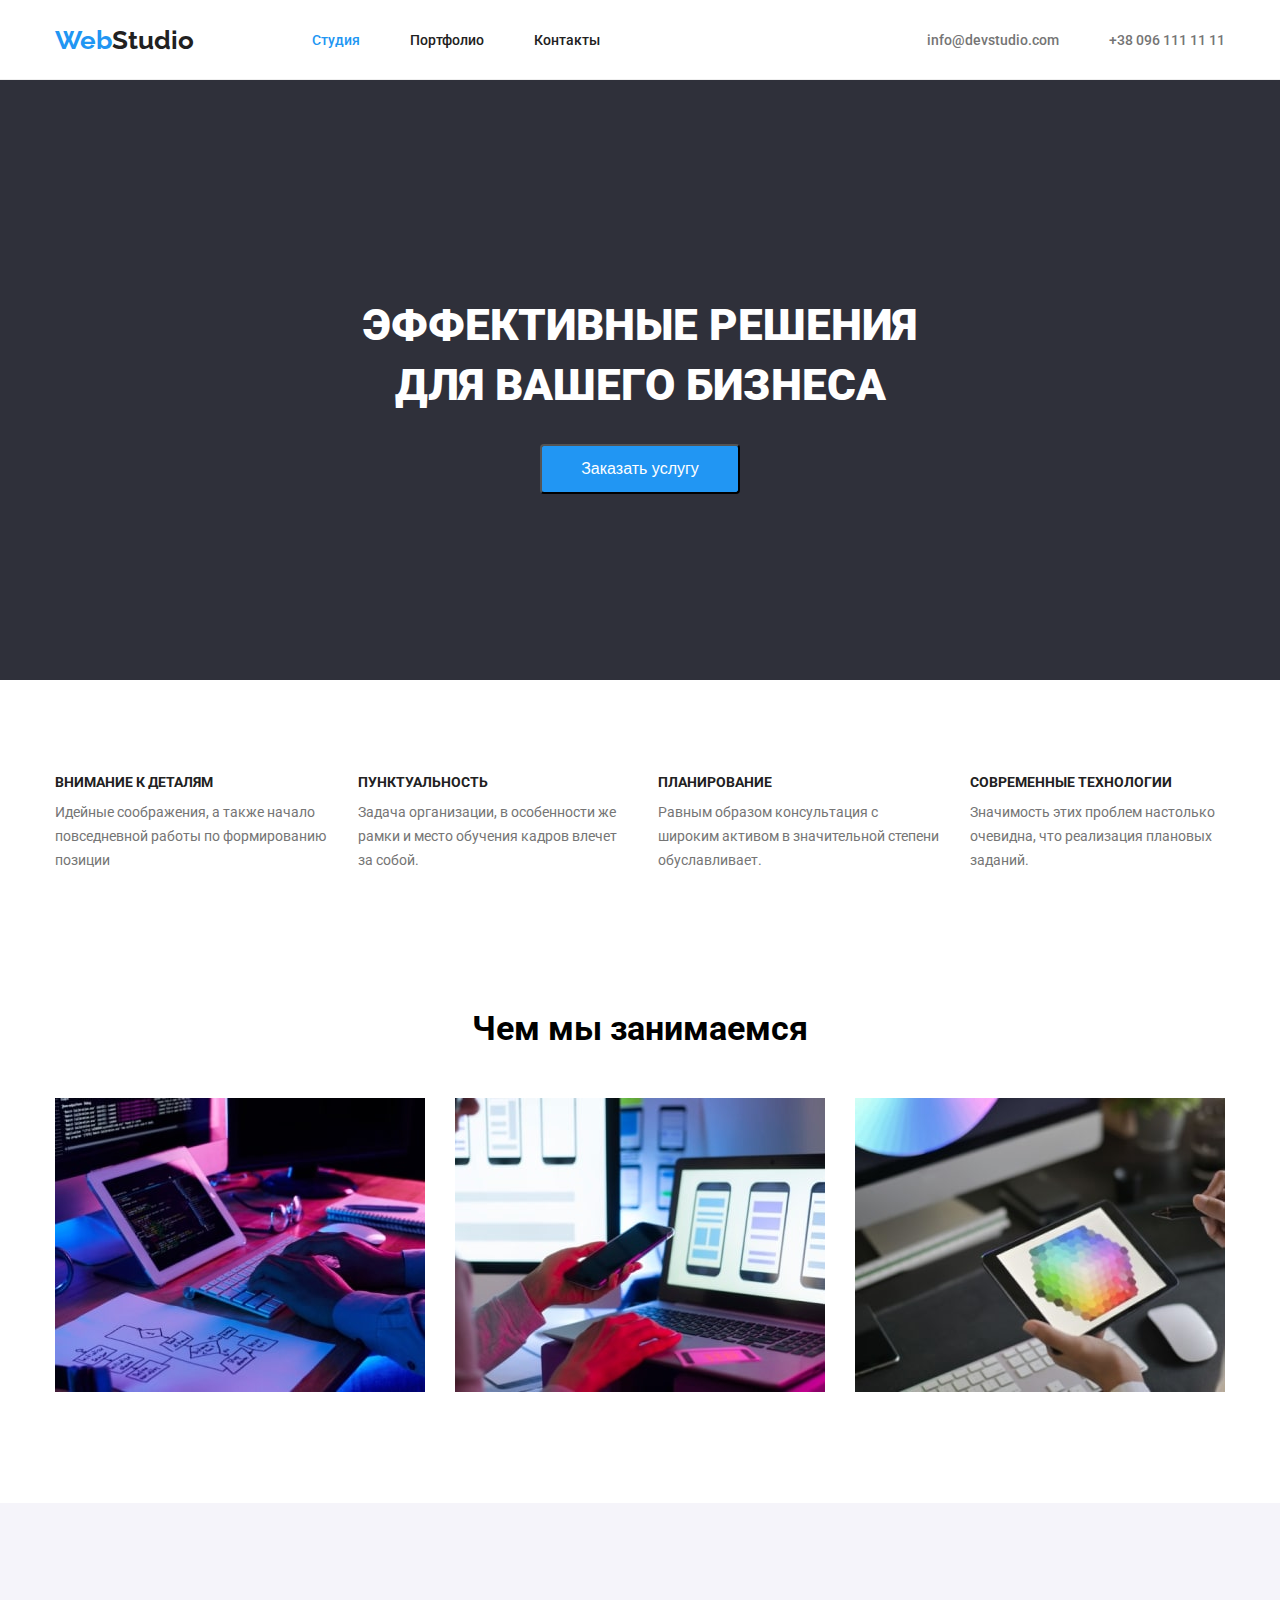
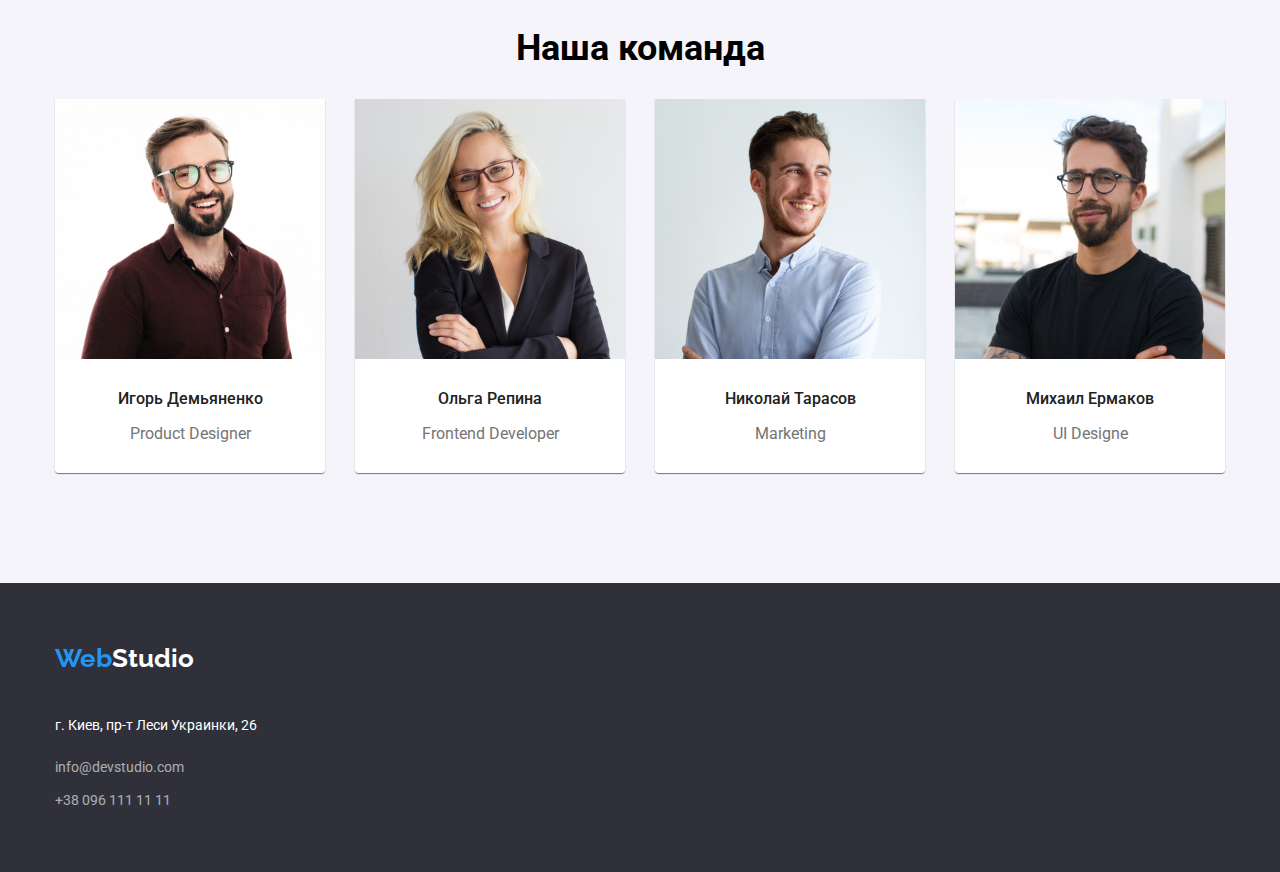
<file: index.html>
<!DOCTYPE html>
<html lang="ru">

<head>
    <title>goit-markup-hw-03</title>
    <meta charset="utf-8">
    <link rel="stylesheet" href="css/index.css">
    <meta name="viewport" content="width=device-width, initial-scale=1.0">
    <link rel="preconnect" href="https://fonts.googleapis.com">
    <link rel="preconnect" href="https://fonts.gstatic.com" crossorigin>
    <link href="https://fonts.googleapis.com/css2?family=Roboto:wght@400;500;700;900&display=swap" rel="stylesheet">
    <link rel="preconnect" href="https://fonts.googleapis.com">
    <link rel="preconnect" href="https://fonts.gstatic.com" crossorigin>
    <link href="https://fonts.googleapis.com/css2?family=Raleway:wght@700&display=swap" rel="stylesheet">
</head>

<body>
    <header>
        <div class="container">
            <div class="header-page">
                <div class="logo">
                    <a class="logo-link" href="/">Web<span class="logo-text">Studio</span></a>
                </div>
                <nav>
                    <ul class="list">
                        <li><a class="list-link action" href="/">Студия</a></li>
                        <li><a class="list-link" href="portfolio.html">Портфолио</a></li>
                        <li><a class="list-link" href="">Контакты</a></li>
                    </ul>
                </nav>
                <div class="header-link">
                    <a class="header-mail" href="mailto:info@devstudio.com">info@devstudio.com</a>
                    <a class="header-tel" href="tel:+380961111111">+38 096 111 11 11</a>
                </div>
            </div>
        </div>
    </header>
    <main>
            <section class="bussines-page">
                    <h1 class="bussines-title">Эффективные решения<br> для вашего бизнеса</h1>
                    <button class="bussines-buttom" type="button">Заказать услугу</button>
            </section>
            <div class="container">
                <section class="advantages-section">

                        <h2 class="advantages-hidden">Особенности</h2>
                        <ul class="advantages-ul">
                            <li class="advantages-list">
                                <h3 class="advantages-title">Внимание к деталям</h3>
                                <p class="advantages-text">Идейные соображения, а также начало повседневной работы по формированию
                                    позиции</p>
                            </li>
                            <li class="advantages-list">
                                <h3 class="advantages-title">Пунктуальность</h3>
                                <p class="advantages-text">Задача организации, в особенности же рамки и место обучения кадров влечет за собой.</p>
                            </li>
                            <li class="advantages-list">
                                <h3 class="advantages-title">Планирование</h3>
                                <p class="advantages-text">Равным образом консультация с широким активом в значительной степени
                                    обуславливает.</p>
                            </li>
                            <li class="advantages-list">
                                <h3 class="advantages-title">Современные технологии</h3>
                                <p class="advantages-text">Значимость этих проблем настолько очевидна, что реализация плановых
                                    заданий.
                                </p>
                            </li>
                        </ul>
                </section>
            
            <!-- Начало Наша работа-->
                <section class="ourwork">
                    <h2 class="ourwork-title">Чем мы занимаемся</h2>
                    <ul class="ourwork-list">
                        <li class="ourwork-item">
                            <img src="images/comp1.jpg" alt="Компьютер" width="370" />
                        </li>
                        <li class="ourwork-item">
                            <img src="images/comp2.jpg" alt="Смартфон" width="370">
                        </li>
                        <li class="ourwork-item">
                            <img src="images/comp3.jpg" alt="Планшет" width="370">
                        </li>
                    </ul>
                </section>
            </div>
            <!--Конец Наша работа-->
            <!--Начало Наша Команда-->
            <section class="team">
                <div class="back-layer">
                    <div class="container">
                        <h2 class="team-title">Наша команда</h2>
                        <ul class="team-list">
                            <li class="team-items">
                                <div class="image-box">
                                    <img src="images/img.jpg" alt="Мужчина в очках" width="270">
                                </div>
                                <div class="team-box">
                                <h3 class="items-title">Игорь Демьяненко</h3>
                                <p class="items-text">Product Designer</p>       
                                </div>
                            </li>
                            <li class="team-items">
                                <div class="image-box">
                                    <img src="images/img(1).jpg" alt="Женщина в очках" width="270">
                                </div>
                                <div class="team-box">
                                <h3 class="items-title">Ольга Репина</h3>
                                <p class="items-text">Frontend Developer</p>
                                </div>
                            </li>
                            <li class="team-items">
                                <div class="image-box">
                                    <img src="images/img(2).jpg" alt="Мужчина" width="270">
                                </div>
                                <div class="team-box">
                                <h3 class="items-title">Николай Тарасов</h3>
                                <p class="items-text">Marketing</p>
                                </div>
                            </li>
                            <li class="team-items">
                                <div class="image-box">
                                    <img src="images/img(3).jpg" alt="Мужчина в очках" width="270">     
                                </div>
                                <div class="team-box">
                                <h3 class="items-title">Михаил Ермаков</h3>
                                <p class="items-text">UI Designe</p>
                                </div>
                            </li>
                        </ul>
                    </div>
                </div>
            </section>
            <!--Конец Наша команда-->
    </main>
    <footer>
        <div class="container">
            <div class="position-footer">
                <div class="logo-footer">
                    <a class="logo-link" href="/">Web<span class="ft-color">Studio</span></a>
                </div>
                <address class="address-footer">
                    <p>г. Киев, пр-т Леси Украинки, 26 </p>
                    <div class="footer-link">
                        <a class="footer-mail" href="mailto:info@devstudio.com">info@devstudio.com</a>
                        <a class="footer-tel" href="tel:+380961111111">+38 096 111 11 11</a>
                    </div>
                </address>
            </div>
        </div>
    </footer>
</body>

</html>
</file>
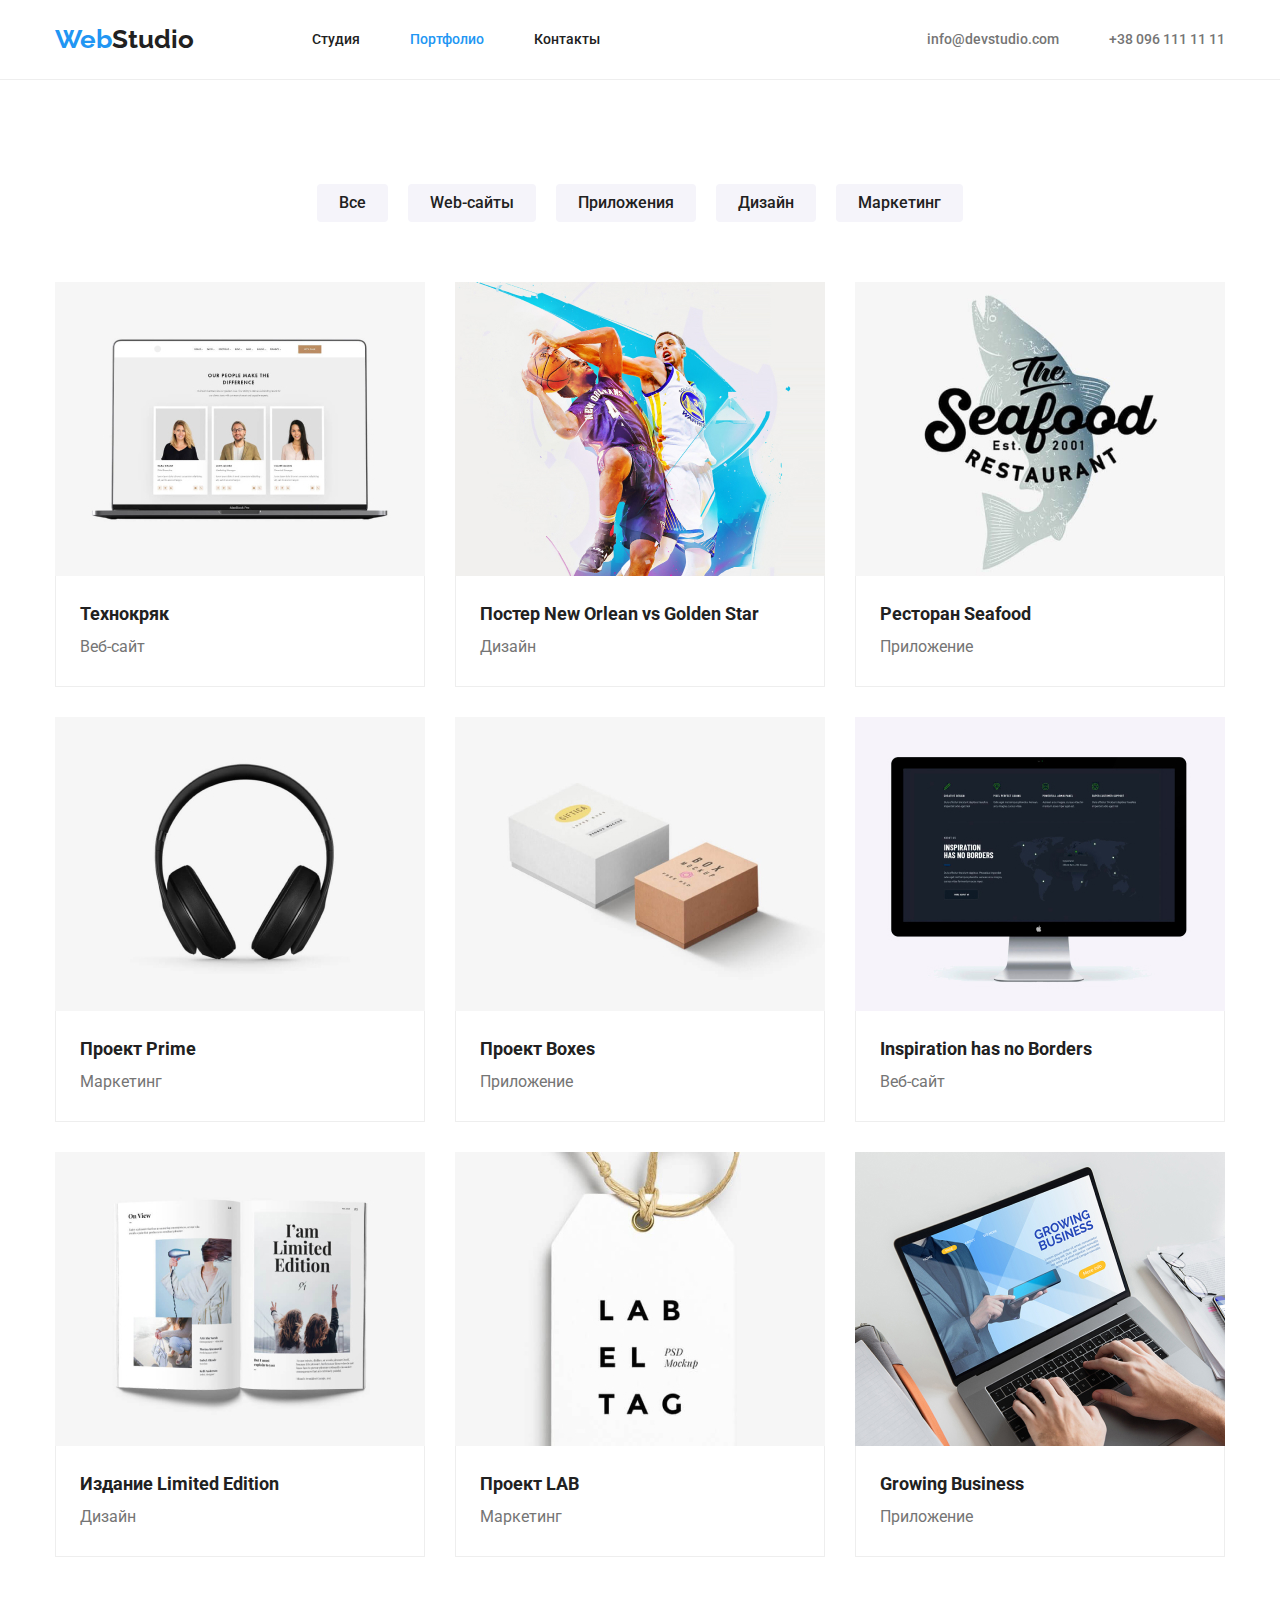
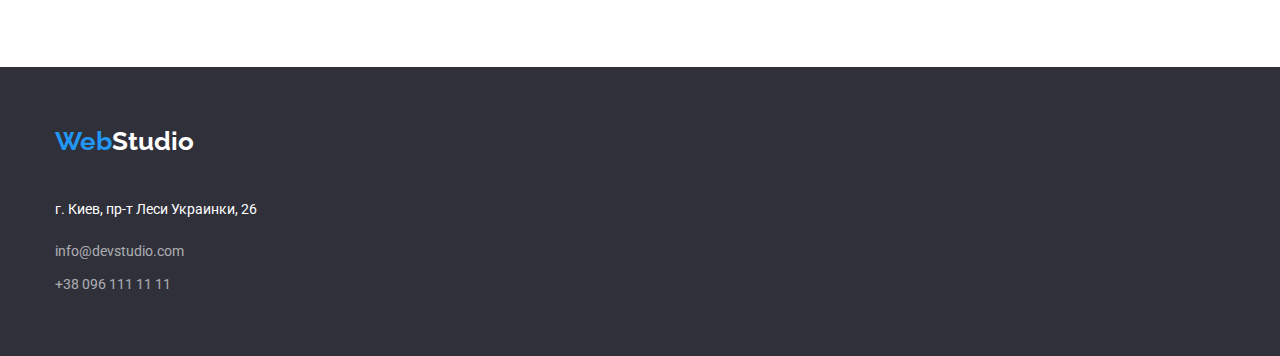
<file: portfolio.html>
<!DOCTYPE html>
<html lang="ru">

<head>
    <title>goit-markup-hw-03</title>
    <meta charset="utf-8">
    <link rel="stylesheet" href="css/normalize.css">
    <link rel="stylesheet" href="css/portfolio.css">
    <meta name="viewport" content="width=device-width, initial-scale=1.0">
    <link rel="preconnect" href="https://fonts.googleapis.com">
    <link rel="preconnect" href="https://fonts.gstatic.com" crossorigin>
    <link href="https://fonts.googleapis.com/css2?family=Roboto:wght@300;400;500;700&display=swap" rel="stylesheet">
    <link rel="preconnect" href="https://fonts.googleapis.com">
    <link rel="preconnect" href="https://fonts.gstatic.com" crossorigin>
    <link href="https://fonts.googleapis.com/css2?family=Raleway:wght@700&display=swap" rel="stylesheet">
</head>

<body>
        <header>
            <div class="container">
                <div class="header-page">
                    <div class="logo">
                        <a class="logo-link" href="/">Web<span class="logo-text">Studio</span></a>
                    </div>
                    <nav>
                        <ul class="list">
                            <li><a class="list-link" href="index.html">Студия</a></li>
                            <li><a class="list-link action" href="portfolio.html">Портфолио</a></li>
                            <li><a class="list-link" href="">Контакты</a></li>
                        </ul>
                    </nav>
                    <div class="header-link">
                        <a class="header-mail" href="mailto:info@devstudio.com">info@devstudio.com</a>
                        <a class="header-tel" href="tel:+380961111111">+38 096 111 11 11</a>
                    </div>
                </div>
            </div>
        </header>
        <main>
                <section class="section">
                    <div class="container">
                            <h1 class="hidden_h1">Портфолио</h1> <!--hidden-->
                                <ul class="filter-list">
                                    <li><button type="button" class="filter-link  action-link bg" href="/">Все</button></li>
                                    <li><button type="button"  class="filter-link action-link" href="/">Web-сайты</button></li>
                                    <li><button type="button"  class="filter-link action-link" href="/">Приложения</button></li>
                                    <li><button type="button"  class="filter-link action-link" href="/">Дизайн</button></li>
                                    <li><button type="button"  class="filter-link action-link" href="/">Маркетинг</button></li>
                                </ul>
                        <div class="page-cards">
                            <ul>
                                <li class="page-items">
                                    <a href="/">
                                    <img src="images/images1.jpg" width="370" alt="Вебсайт">
                                    <div class="page-topbox">
                                        <h2 class="page-title">Технокряк</h2>
                                        <p class="page-text">Веб-сайт</p>
                                    </div>
                                    </a>
                                </li>
                                <li class="page-items">
                                    <a href="/"><img src="images/images2.jpg" width="370" alt="Баскетболисты">
                                    <div class="page-topbox">
                                    <h2 class="page-title">Постер New Orlean vs Golden Star</h2>
                                    <p class="page-text">Дизайн</p>
                                    </div>
                                    </a>
                                </li>
                                <li class="page-items">
                                    <a href="/"><img src="images/images3.jpg" width="370" alt="Логотип">
                                    <div class="page-topbox">
                                    <h2 class="page-title">Ресторан Seafood</h2>
                                    <p class="page-text">Приложение</p>
                                    </div>
                                    </a>
                                </li>
                                <li class="page-items">
                                    <a href="/"><img src="images/images4.jpg" width="370" alt="Наушники">
                                    <div class="page-topbox">
                                    <h2 class="page-title">Проект Prime</h2>
                                    <p class="page-text">Маркетинг</p>
                                    </div>
                                    </a>
                                </li>
                                <li class="page-items">
                                    <a href="/"><img src="images/images5.jpg" width="370" alt="Части">
                                    <div class="page-topbox">
                                    <h2 class="page-title">Проект Boxes</h2>
                                    <p class="page-text">Приложение</p>
                                    </div>
                                    </a>
                                </li>
                                <li class="page-items">
                                    <a href="/"><img src="images/images6.jpg" width="370" alt="Монитор">
                                    <div class="page-topbox">
                                    <h2 class="page-title">Inspiration has no Borders</h2>
                                    <p class="page-text">Веб-сайт</p>
                                    </div>
                                    </a>
                                </li>
                                <li class="page-items">
                                    <a href="/"><img src="images/images7.jpg" width="370" alt="Журнал">
                                    <div class="page-topbox">
                                    <h2 class="page-title">Издание Limited Edition</h2>
                                    <p class="page-text">Дизайн</p>
                                    </div>
                                    </a>
                                </li>
                                <li class="page-items">
                                    <a href="/"><img src="images/images8.jpg" width="370" alt="Лейбл">
                                    <div class="page-topbox">
                                    <h2 class="page-title">Проект LAB</h2>
                                    <p class="page-text">Маркетинг</p>
                                    </div>
                                    </a>
                                </li>
                                <li class="page-items">
                                    <a href="/"><img src="images/images9.jpg" width="370" alt="Ноутбук">
                                    <div class="page-topbox">
                                    <h2 class="page-title">Growing Business</h2>
                                    <p class="page-text">Приложение</p>
                                    </div>
                                    </a>
                                </li>
                            </ul>
                        </div>
                    </div>
                </section>
            
        </main>
        <footer>
            <div class="container">
                <div class="position-footer">
                    <div class="logo-footer">
                        <a class="logo-link" href="/">Web<span class="ft-color">Studio</span></a>
                    </div>
                    <address class="address-footer">
                        <p>г. Киев, пр-т Леси Украинки, 26 </p>
                        <div class="footer-link">
                            <a class="footer-mail" href="mailto:info@devstudio.com">info@devstudio.com</a>
                            <a class="footer-tel" href="tel:+380961111111">+38 096 111 11 11</a>
                        </div>
                    </address>
                </div>
            </div>
        </footer>
</body>
</html>
</file>
<file: css/index.css>
:root{
    --ferst-color:#757575;
    --second-color:#212121; 
    --style-color:#2196F3;
    --font-ferst: 'Roboto', sans-serif;
    --footer-bg: #2F303A;
}
/* конец переменные */
body{
    font-family: var(--font-ferst);
    padding: 0;
    margin: 0;
}
*{
box-sizing: border-box;
}
ul{
    list-style: none;   
}
a{
    text-decoration: none;
}

.container{
    max-width: 1200px;
    margin: 0 auto;
    padding-left: 15px;
    padding-right: 15px;
}
/* Дополнительные классы */

a.action{
    color:#2196F3;
}
a.bg {
    background: var(--style-color);
    color: #fff;
}
/* Конец - дополнительные классы */

/* Открываю header */
header{
    height: 80px;
    border-bottom: 1px solid #EEEEEE;
}
.header-page{
    display: flex;
    align-items: center;
    height: 80px;
    border-bottom: 1px solid #EEEEEE;
}
.logo{
    margin-right: 93px;
    font-family: 'Raleway', sans-serif;
}
.logo-link{
    color: var(--style-color);
    font-size: 26px;
    font-weight: bold;
    letter-spacing: 3%;
    text-decoration: none;
    font-family: 'Raleway', sans-serif;
}
.logo-text{
    color: var( --second-color);
    font-weight: bold;
    font-family: 'Raleway', sans-serif;
}
.list-link {
    color: var(--second-color);
    font-size: 14px;
    font-weight: 500;
}
.list-link:hover{
    color: var(--style-color);
}

.header-link{
    display: flex;
    margin-left: auto;
}
.header-tel {
    display: block;
    color: var(--ferst-color);
    text-decoration: none;
    font-size: 14px;
    font-weight: 500;
    margin-right: 0px;
}
.header-mail{
    display: block;
    color: var(--ferst-color);
    text-decoration: none;
    font-size: 14px;
    font-weight: 500;
    margin-right: 50px;
}
.header-mail:hover, .header-tel:hover{
    color: var(--style-color);
}
.list{
    display: flex;
    justify-content: space-around;
    margin: 0px;
    padding: 0px;
}
.list > li{
    margin: 25px;
}
/* Конец header */

/* Начало main */
    .bussines-page{
        height: 600px;
        background: var(--footer-bg);
        display: flex;
        align-items: center;
        justify-content: center;
        flex-direction: column;
    }
    .bussines-title{
        font-size: 44px;
        color: #fff;
        font-weight: 900;
        text-align: center;
        line-height: 60px;
        text-transform: uppercase;
    }
    .bussines-buttom{
        width: 200px;
        height: 50px;
        padding: 10px 32px 10px 32px;
        font-size: 16px;
        background: var(--style-color);
        color: #fff;
        border-radius: 4px;
    }
    .bussines-buttom:hover{
       background: #1b7ac7;
    }
    .advantages-hidden{
        display: none;
    }
    .advantages-section{
        padding-top: 94px;
    }
    .advantages-ul{
        display: flex;
        margin: 0px;
        padding: 0px;
    }
    .advantages-list{
        margin-right: 30px;
    }
    .advantages-list:last-child{
        margin-right: 0px;
    }
    .advantages-title{
        font-size: 14px;
        font-weight: 700;
        text-transform: uppercase;
        margin: 0px;
        color: var(--second-color);
        font-family: var(--font-ferst);
    }
    .advantages-text{
        font-size: 14px;
        margin-top: 10px;
        font-weight: 400;
        color: var(--ferst-color);
        line-height: 24px;
        text-align: left;
        
    }
    
    /* ourwork*/
    .ourwork{
        padding-top: 94px;
        padding-bottom: 91px;
    }
    .ourwork-title{
        text-align: center;
        font-size: 34px;
        font-weight: bold;
        font-family: var(--font-ferst);
    }
    .ourwork-list{
        margin-top: 50px;
        display: flex;
        padding: 0px;        
    }
        
    .ourwork-item{
        width: calc((100% - 60px) / 3);
        margin-right: 30px;
    }
    .ourwork-item:nth-child(3n){
        margin-right: 0px;
    }
    /* end ourwork*/

    /* team*/
    .back-layer{
        background: #F5F4FA;
    }
    .team{
        padding-top: 94px;
        padding-bottom: 94px;
        background: #F5F4FA;
    }
    .team-title{
        font-size: 36px;
        text-align: center;
    }
    .team-list{
        display: flex;
        padding: 0px;
    }
    .team-items{
        width: calc((100% - 90px) / 4);
        margin-right: 30px;
        box-shadow: 0px 1px 1px #757575;
        border-radius: 0px 0px 4px 4px;
    }
    .team-items:nth-child(4n){
        margin-right: 0px;
    }
    .items-title{
        font-size: 16px;
        font-weight: 500;
        color:var(--second-color);
        text-align: center;
        margin-top: 0px;
    }
    .image-box > img {
        display: block;
    }
    .items-text{
        color: var(--ferst-color);
        text-align: center;
        font-weight: 400;
        margin-top: 0px;
        margin-bottom: 0px;
    }
    .team-box{
        height: auto;
        background:#FFFFFF;
        padding-top: 30px;
        padding-bottom: 30px;
        border-radius: 0px 0px 4px 4px;
    }
    /* end team*/
/* конец main */

/* Открываю footer */
footer{
    background: var(--footer-bg);
}
.logo-footer{
   padding-top: 60px;
}
.address-footer{
    padding-top: 20px;
    padding-bottom: 60px;
    font-size: 14px;
    font-weight: 400;
    color: #fff;
    line-height: 24px;
}

.ft-color{
    color:#fff;
}
.address-footer p{
    font-style: normal;
    margin: 0px;
    margin-top: 20px;
    font-size: 14px;
    font-weight: 400;
    color: #fff;
    line-height: 24px;
}
.address-footer  a {
    margin-top: 9px;
    color: #fff;
    opacity: 60%;
    font-style: normal;
}
.footer-link{
    margin-top: 9px;
    display: flex;
    flex-direction: column;
}
.footer-mail, .footer-tel{
    display: block;
    color: var(--ferst-color);
    text-decoration: none;
    font-size: 14px;
    font-weight: 400;
    margin-top: 20px;
    line-height: 24px;;
}
/* Закрываю footer */
</file>
<file: css/portfolio.css>
/* Переменные */
:root{
    --ferst-color:#757575;
    --second-color:#212121; 
    --style-color:#2196F3;
    --font-ferst: 'Roboto', sans-serif;
    --footer-bg: #2F303A;
}
/* конец переменные */
body{
    font-family: var(--font-ferst);
    padding: 0;
    margin: 0;
}
*{
box-sizing: border-box;
}
ul{
    list-style: none;   
}
a{
    text-decoration: none;
}
.hidden_h1{
    display: none;
}
.container{
    max-width: 1200px;
    margin: 0 auto;
    padding-left: 15px;
    padding-right: 15px;
}
/* Дополнительные классы */

a.action{
    color:#2196F3;
}
a.bg {
    background: var(--style-color);
    color: #fff;
}
/* Конец - дополнительные классы */

/* Открываю header */
header{
    height: 80px;
    border-bottom: 1px solid #EEEEEE;
}
.header-page{
    display: flex;
    align-items: center;
    height: 80px;
    border-bottom: 1px solid #EEEEEE;
}
.logo{
    margin-right: 93px;
}
.logo-link{
    color: var(--style-color);
    font-size: 26px;
    font-weight: bold;
    letter-spacing: 3%;
    font-family: 'Raleway', sans-serif;
    text-decoration: none;
}
.logo-text{
    color: var( --second-color);
    font-family: 'Raleway', sans-serif;
    font-weight: bold;
}
.list-link {
    color: var(--second-color);
    font-size: 14px;
    font-weight: 500;
}
.list-link:hover{
    color: var(--style-color);
}

.header-link{
    display: flex;
    margin-left: auto;
}
.header-tel {
    display: block;
    color: var(--ferst-color);
    text-decoration: none;
    font-size: 14px;
    font-weight: 500;
    margin-right: 0px;
}
.header-mail{
    display: block;
    color: var(--ferst-color);
    text-decoration: none;
    font-size: 14px;
    font-weight: 500;
    margin-right: 50px;
}
.header-mail:hover, .header-tel:hover{
    color: var(--style-color);
}
.list{
    display: flex;
    justify-content: space-around;
    margin: 0px;
    padding: 0px;
}
.list > li{
    margin: 25px;
}
/* Конец header */


/* Открываю main */
.section{
   padding-top: 94px;
   padding-bottom: 94px;
}
.filter-list{
    padding: 0;
    display: flex;
    margin: 0px;
    justify-content: center;
}
.filter-list > li {
    margin: 10px;
    height: 38px;
}
.filter-box{
    display: flex;
    justify-content: center;
}
.filter-box > h1 {
    display: none;
}
.filter-link{
    color:var(--second-color);
    font-size: 16px;
    line-height: 26px;
    font-weight: 500;
    text-align: center;
    display: inline-block;
    padding: 6px 22px 6px 22px;
    background: #F5F4FA;
    border-radius: 4px;
    border: none;
}
.action-link{
    background: ##F5F4FA;
}
.action-link:hover{
    color:#fff;
    background:var(--style-color);
}
.page-cards{
    margin-top: 50px;
    
}
.page-cards ul {
    display: flex;
    flex-wrap: wrap;
    padding: 0px;
    
}
.page-topbox{
    padding-top: 20px;
    padding-left: 24px;
    padding-right: 24px;
    padding-bottom: 24px;
    border-left: 1px solid #EEEEEE;
    border-bottom: 1px solid #EEEEEE;
    border-right: 1px solid #EEEEEE;
}
.page-items{
    width: calc((100% - 60px) / 3);
    margin-bottom: 30px;
    margin-right: 30px;
}
.page-items img {
    display: block;
}
.page-items:nth-child(3n){
    margin-right: 0px;
}
.page-items:nth-last-child(-n + 3){
    margin-bottom: 0px;
}
.page-title{
    color: var(--second-color);
    font-size: 18px;
    font-weight: bold;
    line-height: 36px;
    margin: 0px;
}
.page-text{
    color: var(--ferst-color);
    font-size: 16px;
    font-weight: 400;
    line-height: 30px;
    margin: 0px;
}
.filter > h1{
    display: none;
}

/* Закрываю main */

/* Открываю footer */
footer{
    background: var(--footer-bg);
}
.logo-footer{
   padding-top: 60px;
}
.address-footer{
    padding-top: 20px;
    padding-bottom: 60px;
    font-size: 14px;
    font-weight: 400;
    color: #fff;
    line-height: 24px;
}

.ft-color{
    color:#fff;
}
.address-footer p{
    font-style: normal;
    margin: 0px;
    margin-top: 20px;
    font-size: 14px;
    font-weight: 400;
    color: #fff;
    line-height: 24px;
}
.address-footer  a {
    margin-top: 9px;
    color: #fff;
    opacity: 60%;
    font-style: normal;
}
.footer-link{
    margin-top: 9px;
    display: flex;
    flex-direction: column;
}
.footer-mail, .footer-tel{
    display: block;
    color: var(--ferst-color);
    text-decoration: none;
    font-size: 14px;
    font-weight: 400;
    margin-top: 20px;
    line-height: 24px;;
}
/* Закрываю footer */
</file>
